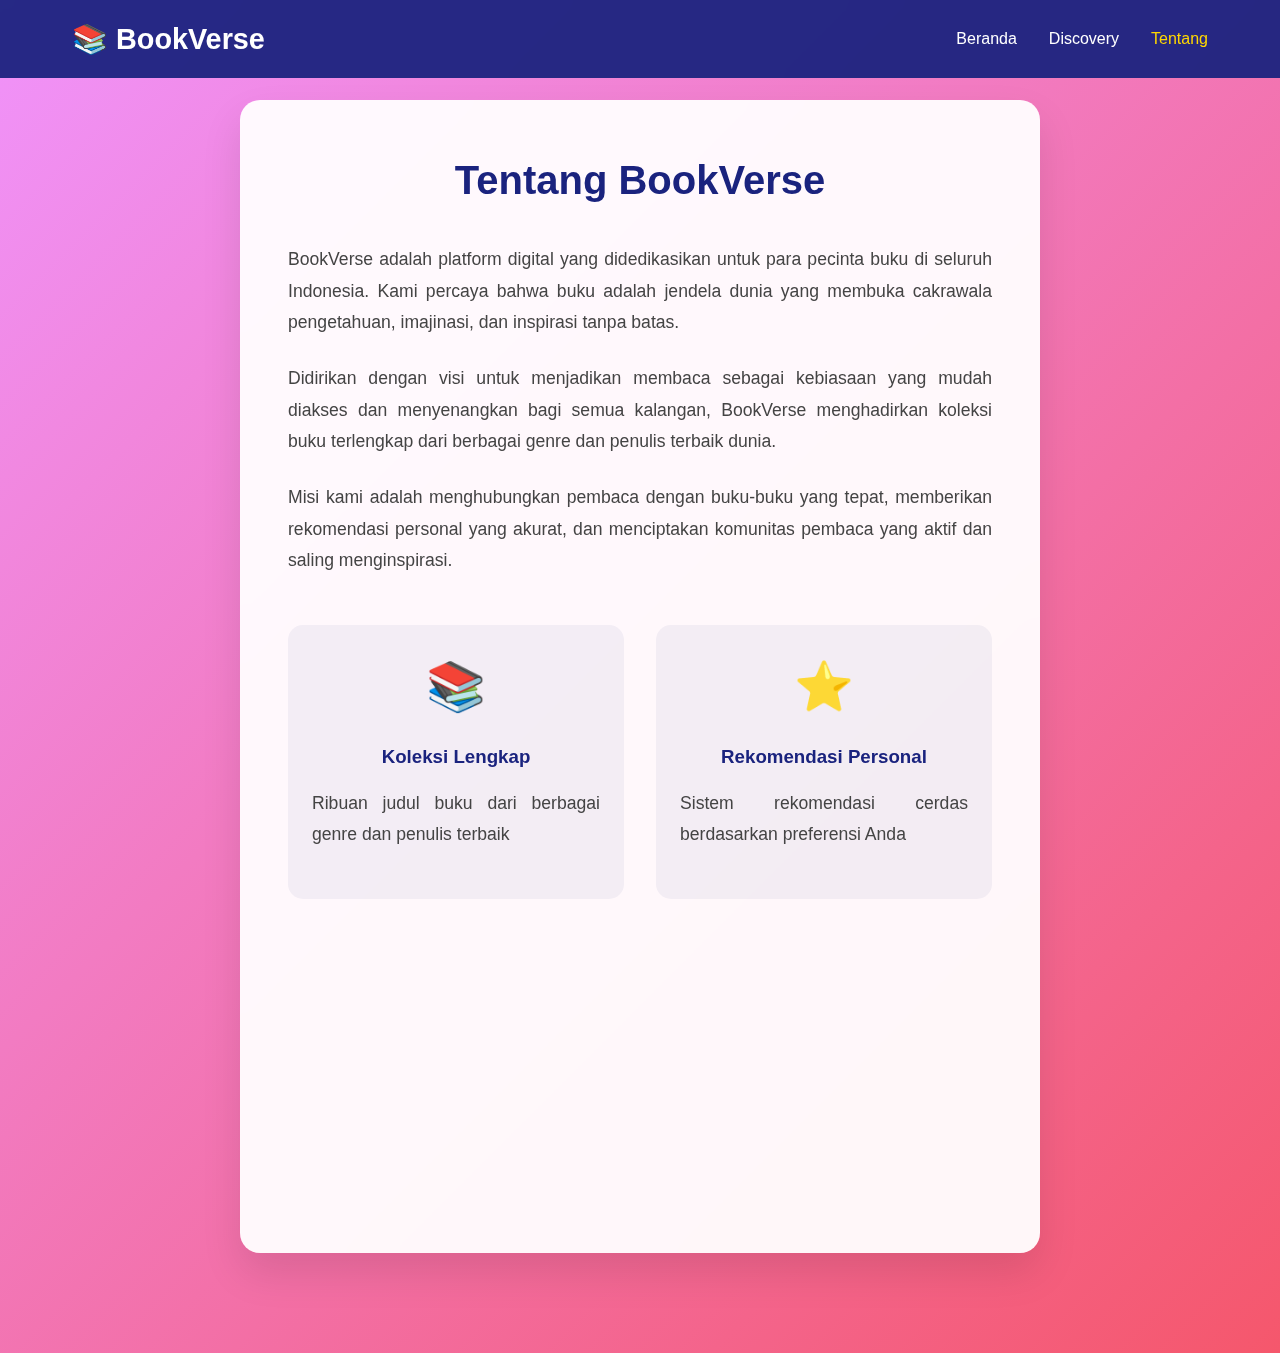
<file: about.html>
<!DOCTYPE html>
<html lang="id">
  <head>
    <meta charset="UTF-8" />
    <meta name="viewport" content="width=device-width, initial-scale=1.0" />
    <title>Tentang Kami - BookVerse</title>
    <link rel="stylesheet" href="assets/styles.css" />
  </head>
  <body>
    <!-- Navigation -->
    <nav id="navbar">
      <div class="nav-container">
        <a href="index.html" class="logo">📚 BookVerse</a>
        <ul class="nav-links">
          <li><a href="index.html" class="nav-link">Beranda</a></li>
          <li><a href="discovery.html" class="nav-link">Discovery</a></li>
          <li><a href="about.html" class="nav-link active">Tentang</a></li>
        </ul>
      </div>
    </nav>

    <!-- About Page -->
    <div class="about-page">
      <div class="container">
        <div class="about-content">
          <h2>Tentang BookVerse</h2>
          <p>
            BookVerse adalah platform digital yang didedikasikan untuk para
            pecinta buku di seluruh Indonesia. Kami percaya bahwa buku adalah
            jendela dunia yang membuka cakrawala pengetahuan, imajinasi, dan
            inspirasi tanpa batas.
          </p>
          <p>
            Didirikan dengan visi untuk menjadikan membaca sebagai kebiasaan
            yang mudah diakses dan menyenangkan bagi semua kalangan, BookVerse
            menghadirkan koleksi buku terlengkap dari berbagai genre dan penulis
            terbaik dunia.
          </p>
          <p>
            Misi kami adalah menghubungkan pembaca dengan buku-buku yang tepat,
            memberikan rekomendasi personal yang akurat, dan menciptakan
            komunitas pembaca yang aktif dan saling menginspirasi.
          </p>

          <div class="features">
            <div class="feature">
              <div class="feature-icon">📚</div>
              <h3>Koleksi Lengkap</h3>
              <p>Ribuan judul buku dari berbagai genre dan penulis terbaik</p>
            </div>
            <div class="feature">
              <div class="feature-icon">⭐</div>
              <h3>Rekomendasi Personal</h3>
              <p>Sistem rekomendasi cerdas berdasarkan preferensi Anda</p>
            </div>
            <div class="feature">
              <div class="feature-icon">🚚</div>
              <h3>Pengiriman Cepat</h3>
              <p>Pengiriman ke seluruh Indonesia dengan layanan terpercaya</p>
            </div>
          </div>
        </div>
      </div>
    </div>

    <script src="assets/scripts.js"></script>
  </body>
</html>
</file>
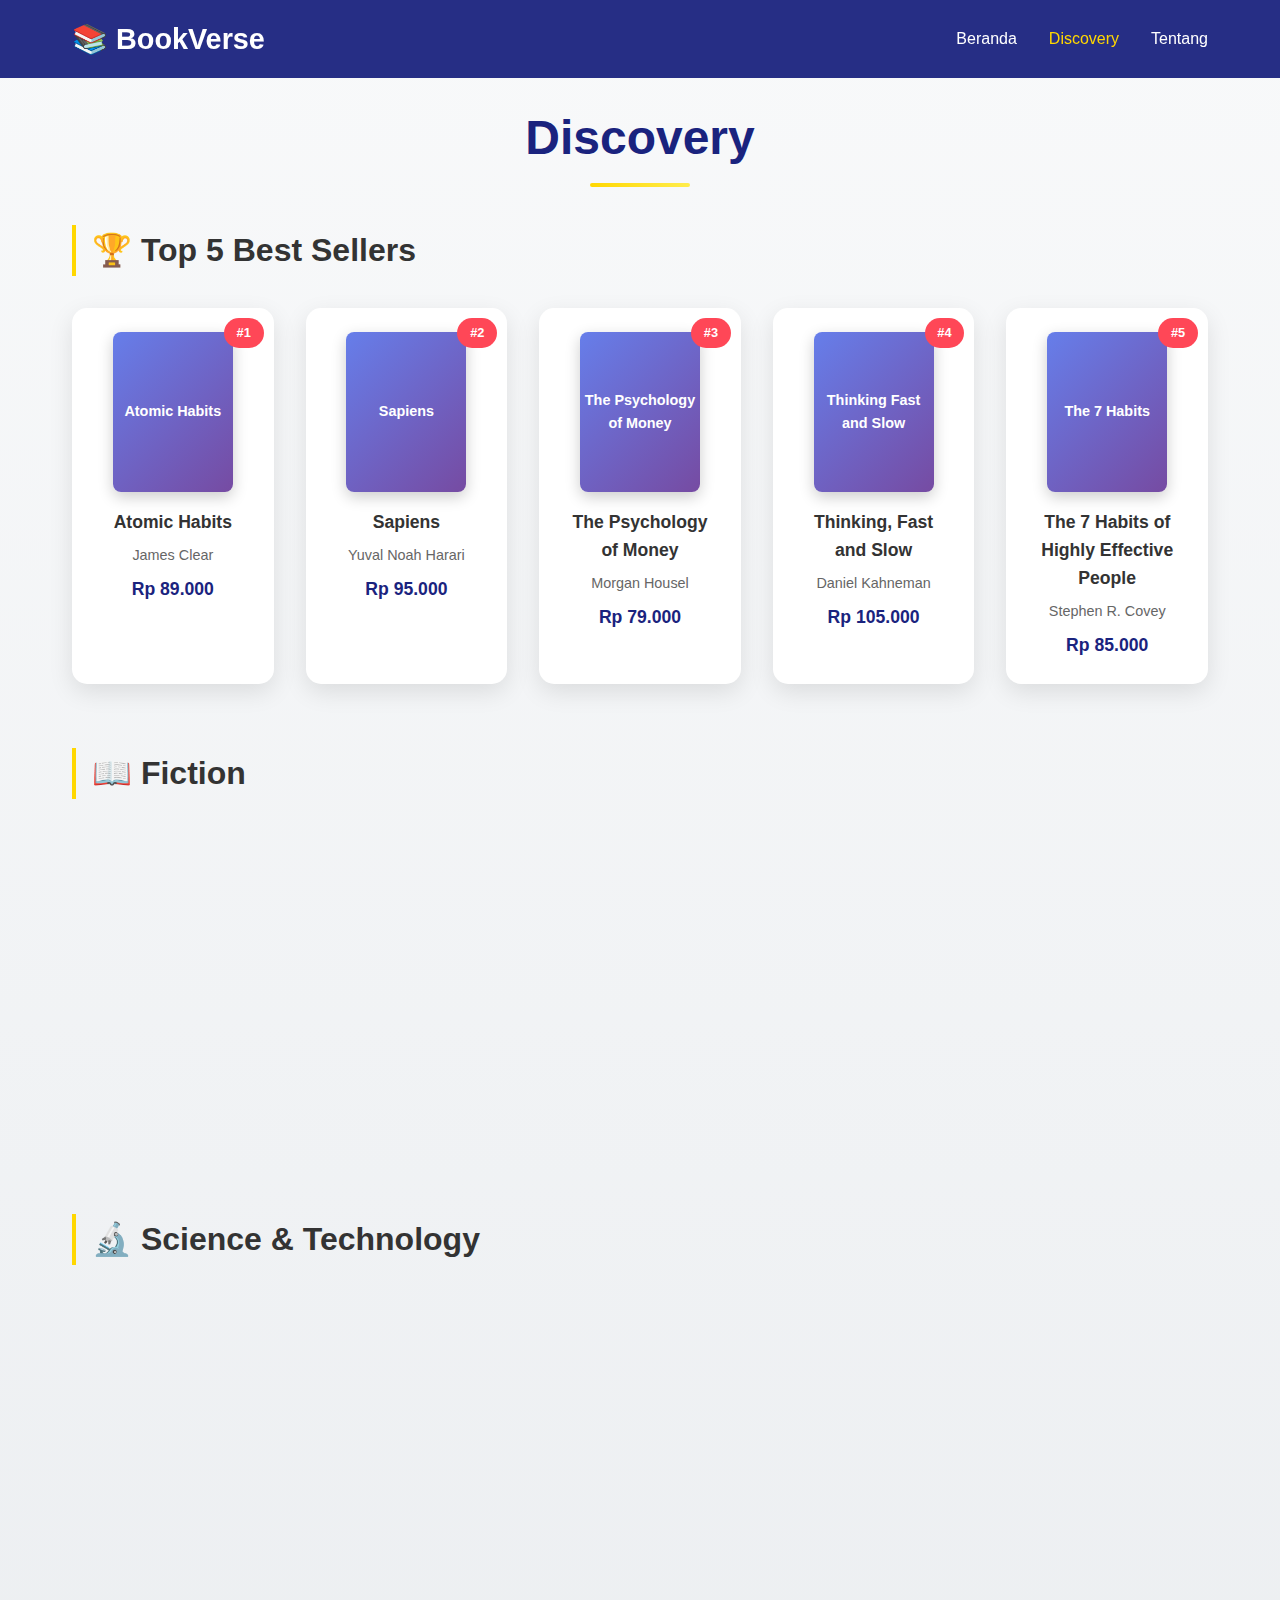
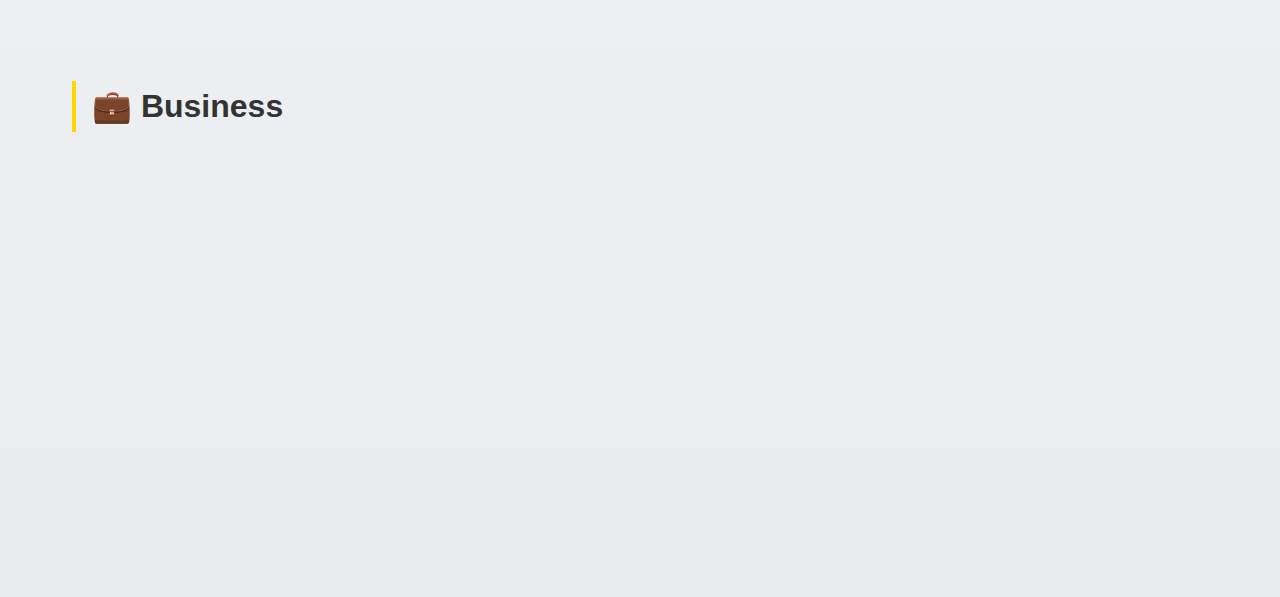
<file: discovery.html>
<!DOCTYPE html>
<html lang="id">
  <head>
    <meta charset="UTF-8" />
    <meta name="viewport" content="width=device-width, initial-scale=1.0" />
    <title>Discovery - BookVerse</title>
    <link rel="stylesheet" href="assets/styles.css" />
  </head>
  <body>
    <!-- Navigation -->
    <nav id="navbar">
      <div class="nav-container">
        <a href="index.html" class="logo">📚 BookVerse</a>
        <ul class="nav-links">
          <li><a href="index.html" class="nav-link">Beranda</a></li>
          <li>
            <a href="discovery.html" class="nav-link active">Discovery</a>
          </li>
          <li><a href="about.html" class="nav-link">Tentang</a></li>
        </ul>
      </div>
    </nav>

    <!-- Discovery Page -->
    <div class="discovery-page">
      <div class="container">
        <h1 class="page-title">Discovery</h1>

        <!-- Top 5 Best Sellers -->
        <div class="section">
          <h2 class="section-title">🏆 Top 5 Best Sellers</h2>
          <div class="books-grid">
            <div class="book-card" onclick="showBookDetail('atomic-habits')">
              <div class="bestseller-badge">#1</div>
              <div class="book-cover">Atomic Habits</div>
              <div class="book-title">Atomic Habits</div>
              <div class="book-author">James Clear</div>
              <div class="book-price">Rp 89.000</div>
            </div>
            <div class="book-card" onclick="showBookDetail('sapiens')">
              <div class="bestseller-badge">#2</div>
              <div class="book-cover">Sapiens</div>
              <div class="book-title">Sapiens</div>
              <div class="book-author">Yuval Noah Harari</div>
              <div class="book-price">Rp 95.000</div>
            </div>
            <div class="book-card" onclick="showBookDetail('psychology-money')">
              <div class="bestseller-badge">#3</div>
              <div class="book-cover">The Psychology of Money</div>
              <div class="book-title">The Psychology of Money</div>
              <div class="book-author">Morgan Housel</div>
              <div class="book-price">Rp 79.000</div>
            </div>
            <div
              class="book-card"
              onclick="showBookDetail('thinking-fast-slow')"
            >
              <div class="bestseller-badge">#4</div>
              <div class="book-cover">Thinking Fast and Slow</div>
              <div class="book-title">Thinking, Fast and Slow</div>
              <div class="book-author">Daniel Kahneman</div>
              <div class="book-price">Rp 105.000</div>
            </div>
            <div class="book-card" onclick="showBookDetail('7-habits')">
              <div class="bestseller-badge">#5</div>
              <div class="book-cover">The 7 Habits</div>
              <div class="book-title">
                The 7 Habits of Highly Effective People
              </div>
              <div class="book-author">Stephen R. Covey</div>
              <div class="book-price">Rp 85.000</div>
            </div>
          </div>
        </div>

        <!-- Fiction -->
        <div class="section">
          <h2 class="section-title">📖 Fiction</h2>
          <div class="books-grid">
            <div class="book-card" onclick="showBookDetail('alchemist')">
              <div class="book-cover">The Alchemist</div>
              <div class="book-title">The Alchemist</div>
              <div class="book-author">Paulo Coelho</div>
              <div class="book-price">Rp 75.000</div>
            </div>
            <div class="book-card" onclick="showBookDetail('1984')">
              <div class="book-cover">1984</div>
              <div class="book-title">1984</div>
              <div class="book-author">George Orwell</div>
              <div class="book-price">Rp 68.000</div>
            </div>
            <div class="book-card" onclick="showBookDetail('mockingbird')">
              <div class="book-cover">To Kill a Mockingbird</div>
              <div class="book-title">To Kill a Mockingbird</div>
              <div class="book-author">Harper Lee</div>
              <div class="book-price">Rp 72.000</div>
            </div>
            <div class="book-card" onclick="showBookDetail('pride-prejudice')">
              <div class="book-cover">Pride and Prejudice</div>
              <div class="book-title">Pride and Prejudice</div>
              <div class="book-author">Jane Austen</div>
              <div class="book-price">Rp 65.000</div>
            </div>
          </div>
        </div>

        <!-- Science & Technology -->
        <div class="section">
          <h2 class="section-title">🔬 Science & Technology</h2>
          <div class="books-grid">
            <div
              class="book-card"
              onclick="showBookDetail('brief-history-time')"
            >
              <div class="book-cover">A Brief History of Time</div>
              <div class="book-title">A Brief History of Time</div>
              <div class="book-author">Stephen Hawking</div>
              <div class="book-price">Rp 88.000</div>
            </div>
            <div class="book-card" onclick="showBookDetail('code-breaker')">
              <div class="book-cover">The Code Breaker</div>
              <div class="book-title">The Code Breaker</div>
              <div class="book-author">Walter Isaacson</div>
              <div class="book-price">Rp 125.000</div>
            </div>
            <div class="book-card" onclick="showBookDetail('educated')">
              <div class="book-cover">Educated</div>
              <div class="book-title">Educated</div>
              <div class="book-author">Tara Westover</div>
              <div class="book-price">Rp 92.000</div>
            </div>
          </div>
        </div>

        <!-- Business -->
        <div class="section">
          <h2 class="section-title">💼 Business</h2>
          <div class="books-grid">
            <div class="book-card" onclick="showBookDetail('good-great')">
              <div class="book-cover">Good to Great</div>
              <div class="book-title">Good to Great</div>
              <div class="book-author">Jim Collins</div>
              <div class="book-price">Rp 98.000</div>
            </div>
            <div class="book-card" onclick="showBookDetail('lean-startup')">
              <div class="book-cover">The Lean Startup</div>
              <div class="book-title">The Lean Startup</div>
              <div class="book-author">Eric Ries</div>
              <div class="book-price">Rp 89.000</div>
            </div>
            <div class="book-card" onclick="showBookDetail('start-why')">
              <div class="book-cover">Start With Why</div>
              <div class="book-title">Start With Why</div>
              <div class="book-author">Simon Sinek</div>
              <div class="book-price">Rp 85.000</div>
            </div>
            <div class="book-card" onclick="showBookDetail('zero-one')">
              <div class="book-cover">Zero to One</div>
              <div class="book-title">Zero to One</div>
              <div class="book-author">Peter Thiel</div>
              <div class="book-price">Rp 95.000</div>
            </div>
          </div>
        </div>
      </div>
    </div>

    <!-- Book Detail Modal -->
    <div id="bookModal" class="modal">
      <div class="modal-content">
        <span class="close" onclick="closeModal()">&times;</span>
        <div class="modal-body">
          <div class="modal-book-cover" id="modalBookCover"></div>
          <div class="modal-book-info">
            <h2 id="modalBookTitle"></h2>
            <p class="modal-author" id="modalBookAuthor"></p>
            <p class="modal-year" id="modalBookYear"></p>
            <div class="modal-synopsis">
              <h3>Sinopsis</h3>
              <p id="modalBookSynopsis"></p>
            </div>
            <div class="modal-price" id="modalBookPrice"></div>
          </div>
        </div>
      </div>
    </div>

    <script src="assets/scripts.js"></script>
  </body>
</html>
</file>
<file: assets/styles.css>
* {
  margin: 0;
  padding: 0;
  box-sizing: border-box;
}

body {
  font-family: "Segoe UI", Tahoma, Geneva, Verdana, sans-serif;
  line-height: 1.6;
  color: #333;
  overflow-x: hidden;
}

/* Navigation */
nav {
  position: fixed;
  top: 0;
  width: 100%;
  background: rgba(26, 35, 126, 0.95);
  backdrop-filter: blur(10px);
  z-index: 1000;
  padding: 1rem 0;
  transition: all 0.3s ease;
}

nav.scrolled {
  background: rgba(26, 35, 126, 0.98);
  box-shadow: 0 2px 20px rgba(0, 0, 0, 0.1);
}

.nav-container {
  max-width: 1200px;
  margin: 0 auto;
  display: flex;
  justify-content: space-between;
  align-items: center;
  padding: 0 2rem;
}

.logo {
  font-size: 1.8rem;
  font-weight: bold;
  color: #fff;
  text-decoration: none;
}

.nav-links {
  display: flex;
  list-style: none;
  gap: 2rem;
}

.nav-links a {
  color: #fff;
  text-decoration: none;
  font-weight: 500;
  transition: color 0.3s ease;
}

.nav-links a:hover,
.nav-links a.active {
  color: #ffd700;
}

/* Home Page */
.home-page {
  background: linear-gradient(135deg, #667eea 0%, #764ba2 100%);
  min-height: 100vh;
  display: flex;
  align-items: center;
  justify-content: center;
  text-align: center;
  position: relative;
  overflow: hidden;
}

.home-page::before {
  content: "";
  position: absolute;
  top: 0;
  left: 0;
  right: 0;
  bottom: 0;
  background: url('data:image/svg+xml,<svg xmlns="http://www.w3.org/2000/svg" viewBox="0 0 100 100"><circle cx="20" cy="20" r="2" fill="white" opacity="0.1"/><circle cx="80" cy="40" r="3" fill="white" opacity="0.05"/><circle cx="40" cy="80" r="1" fill="white" opacity="0.1"/></svg>');
  animation: float 20s infinite linear;
}

@keyframes float {
  0% {
    transform: translateY(0px);
  }
  50% {
    transform: translateY(-20px);
  }
  100% {
    transform: translateY(0px);
  }
}

.jumbotron {
  max-width: 800px;
  padding: 2rem;
  position: relative;
  z-index: 2;
}

.jumbotron h1 {
  font-size: 4rem;
  color: #fff;
  margin-bottom: 1rem;
  text-shadow: 2px 2px 4px rgba(0, 0, 0, 0.3);
  animation: slideInDown 1s ease-out;
}

.jumbotron p {
  font-size: 1.3rem;
  color: #f0f0f0;
  margin-bottom: 2rem;
  animation: slideInUp 1s ease-out 0.3s both;
}

.explore-btn {
  background: linear-gradient(45deg, #ffd700, #ffed4e);
  color: #333;
  padding: 1rem 2.5rem;
  font-size: 1.1rem;
  font-weight: bold;
  border: none;
  border-radius: 50px;
  cursor: pointer;
  transition: all 0.3s ease;
  text-transform: uppercase;
  letter-spacing: 1px;
  box-shadow: 0 8px 25px rgba(255, 215, 0, 0.3);
  animation: slideInUp 1s ease-out 0.6s both;
  text-decoration: none;
  display: inline-block;
}

.explore-btn:hover {
  transform: translateY(-3px);
  box-shadow: 0 12px 35px rgba(255, 215, 0, 0.4);
}

@keyframes slideInDown {
  from {
    opacity: 0;
    transform: translateY(-30px);
  }
  to {
    opacity: 1;
    transform: translateY(0);
  }
}

@keyframes slideInUp {
  from {
    opacity: 0;
    transform: translateY(30px);
  }
  to {
    opacity: 1;
    transform: translateY(0);
  }
}

/* Discovery Page */
.discovery-page {
  background: linear-gradient(to bottom, #f8f9fa, #e9ecef);
  padding: 100px 0 50px;
  min-height: 100vh;
}

.container {
  max-width: 1200px;
  margin: 0 auto;
  padding: 0 2rem;
}

.page-title {
  text-align: center;
  font-size: 3rem;
  color: #1a237e;
  margin-bottom: 3rem;
  position: relative;
}

.page-title::after {
  content: "";
  position: absolute;
  bottom: -10px;
  left: 50%;
  transform: translateX(-50%);
  width: 100px;
  height: 4px;
  background: linear-gradient(45deg, #ffd700, #ffed4e);
  border-radius: 2px;
}

.section {
  margin-bottom: 4rem;
}

.section-title {
  font-size: 2rem;
  color: #333;
  margin-bottom: 2rem;
  padding-left: 1rem;
  border-left: 4px solid #ffd700;
}

.books-grid {
  display: grid;
  grid-template-columns: repeat(auto-fit, minmax(200px, 1fr));
  gap: 2rem;
  margin-bottom: 2rem;
}

.book-card {
  background: #fff;
  border-radius: 15px;
  padding: 1.5rem;
  text-align: center;
  box-shadow: 0 8px 25px rgba(0, 0, 0, 0.1);
  transition: all 0.3s ease;
  position: relative;
  overflow: hidden;
  cursor: pointer;
}

.book-card::before {
  content: "";
  position: absolute;
  top: 0;
  left: -100%;
  width: 100%;
  height: 100%;
  background: linear-gradient(
    90deg,
    transparent,
    rgba(255, 255, 255, 0.4),
    transparent
  );
  transition: left 0.5s;
}

.book-card:hover::before {
  left: 100%;
}

.book-card:hover {
  transform: translateY(-10px);
  box-shadow: 0 15px 40px rgba(0, 0, 0, 0.15);
}

.book-cover {
  width: 120px;
  height: 160px;
  background: linear-gradient(135deg, #667eea, #764ba2);
  margin: 0 auto 1rem;
  border-radius: 8px;
  display: flex;
  align-items: center;
  justify-content: center;
  color: #fff;
  font-weight: bold;
  font-size: 0.9rem;
  text-align: center;
  box-shadow: 0 5px 15px rgba(0, 0, 0, 0.2);
}

.book-title {
  font-size: 1.1rem;
  font-weight: bold;
  color: #333;
  margin-bottom: 0.5rem;
}

.book-author {
  color: #666;
  font-size: 0.9rem;
  margin-bottom: 0.5rem;
}

.book-price {
  color: #1a237e;
  font-weight: bold;
  font-size: 1.1rem;
}

.bestseller-badge {
  position: absolute;
  top: 10px;
  right: 10px;
  background: #ff4757;
  color: #fff;
  padding: 0.3rem 0.8rem;
  border-radius: 20px;
  font-size: 0.8rem;
  font-weight: bold;
}

/* About Page */
.about-page {
  background: linear-gradient(135deg, #f093fb 0%, #f5576c 100%);
  padding: 100px 0;
  min-height: 100vh;
}

.about-content {
  max-width: 800px;
  margin: 0 auto;
  padding: 3rem;
  background: rgba(255, 255, 255, 0.95);
  border-radius: 20px;
  box-shadow: 0 20px 40px rgba(0, 0, 0, 0.1);
  backdrop-filter: blur(10px);
}

.about-content h2 {
  font-size: 2.5rem;
  color: #1a237e;
  margin-bottom: 2rem;
  text-align: center;
}

.about-content p {
  font-size: 1.1rem;
  line-height: 1.8;
  color: #444;
  margin-bottom: 1.5rem;
  text-align: justify;
}

.features {
  display: grid;
  grid-template-columns: repeat(auto-fit, minmax(250px, 1fr));
  gap: 2rem;
  margin-top: 3rem;
}

.feature {
  text-align: center;
  padding: 1.5rem;
  background: rgba(26, 35, 126, 0.05);
  border-radius: 15px;
  transition: transform 0.3s ease;
}

.feature:hover {
  transform: translateY(-5px);
}

.feature-icon {
  font-size: 3rem;
  margin-bottom: 1rem;
}

.feature h3 {
  color: #1a237e;
  margin-bottom: 1rem;
}

/* Modal Styles */
.modal {
  display: none;
  position: fixed;
  z-index: 2000;
  left: 0;
  top: 0;
  width: 100%;
  height: 100%;
  background-color: rgba(0, 0, 0, 0.7);
  backdrop-filter: blur(5px);
  animation: fadeIn 0.3s ease-out;
}

@keyframes fadeIn {
  from {
    opacity: 0;
  }
  to {
    opacity: 1;
  }
}

.modal-content {
  background-color: #fff;
  margin: 5% auto;
  padding: 0;
  border-radius: 15px;
  width: 90%;
  max-width: 600px;
  position: relative;
  box-shadow: 0 20px 60px rgba(0, 0, 0, 0.3);
  animation: slideIn 0.3s ease-out;
}

@keyframes slideIn {
  from {
    opacity: 0;
    transform: translateY(-50px);
  }
  to {
    opacity: 1;
    transform: translateY(0);
  }
}

.close {
  position: absolute;
  right: 20px;
  top: 15px;
  color: #666;
  font-size: 28px;
  font-weight: bold;
  cursor: pointer;
  z-index: 2001;
  transition: color 0.3s ease;
}

.close:hover {
  color: #333;
}

.modal-body {
  display: flex;
  padding: 2rem;
  gap: 2rem;
}

.modal-book-cover {
  width: 150px;
  height: 200px;
  background: linear-gradient(135deg, #667eea, #764ba2);
  border-radius: 10px;
  display: flex;
  align-items: center;
  justify-content: center;
  color: #fff;
  font-weight: bold;
  text-align: center;
  font-size: 0.9rem;
  box-shadow: 0 10px 25px rgba(0, 0, 0, 0.2);
  flex-shrink: 0;
}

.modal-book-info {
  flex: 1;
}

.modal-book-info h2 {
  color: #1a237e;
  margin-bottom: 0.5rem;
  font-size: 1.5rem;
}

.modal-author {
  color: #666;
  font-size: 1.1rem;
  margin-bottom: 0.5rem;
}

.modal-year {
  color: #888;
  font-size: 0.9rem;
  margin-bottom: 1.5rem;
}

.modal-synopsis {
  margin-bottom: 1.5rem;
}

.modal-synopsis h3 {
  color: #333;
  margin-bottom: 0.5rem;
  font-size: 1.1rem;
}

.modal-synopsis p {
  color: #555;
  line-height: 1.6;
  text-align: justify;
}

.modal-price {
  font-size: 1.3rem;
  font-weight: bold;
  color: #1a237e;
  margin-bottom: 1rem;
}

.modal-btn {
  background: linear-gradient(45deg, #ffd700, #ffed4e);
  color: #333;
  padding: 0.8rem 2rem;
  border: none;
  border-radius: 25px;
  font-weight: bold;
  cursor: pointer;
  transition: all 0.3s ease;
  text-transform: uppercase;
  letter-spacing: 1px;
}

.modal-btn:hover {
  transform: translateY(-2px);
  box-shadow: 0 8px 20px rgba(255, 215, 0, 0.3);
}

/* Responsive */
@media (max-width: 768px) {
  .jumbotron h1 {
    font-size: 2.5rem;
  }

  .jumbotron p {
    font-size: 1.1rem;
  }

  .nav-links {
    gap: 1rem;
  }

  .books-grid {
    grid-template-columns: repeat(auto-fit, minmax(150px, 1fr));
    gap: 1rem;
  }

  .about-content {
    margin: 0 1rem;
    padding: 2rem;
  }

  .modal-body {
    flex-direction: column;
    padding: 1.5rem;
    gap: 1rem;
  }

  .modal-book-cover {
    width: 120px;
    height: 160px;
    margin: 0 auto;
  }

  .modal-content {
    width: 95%;
    margin: 10% auto;
  }

  .page-title {
    font-size: 2.2rem;
  }

  .section-title {
    font-size: 1.5rem;
  }
}
</file>
